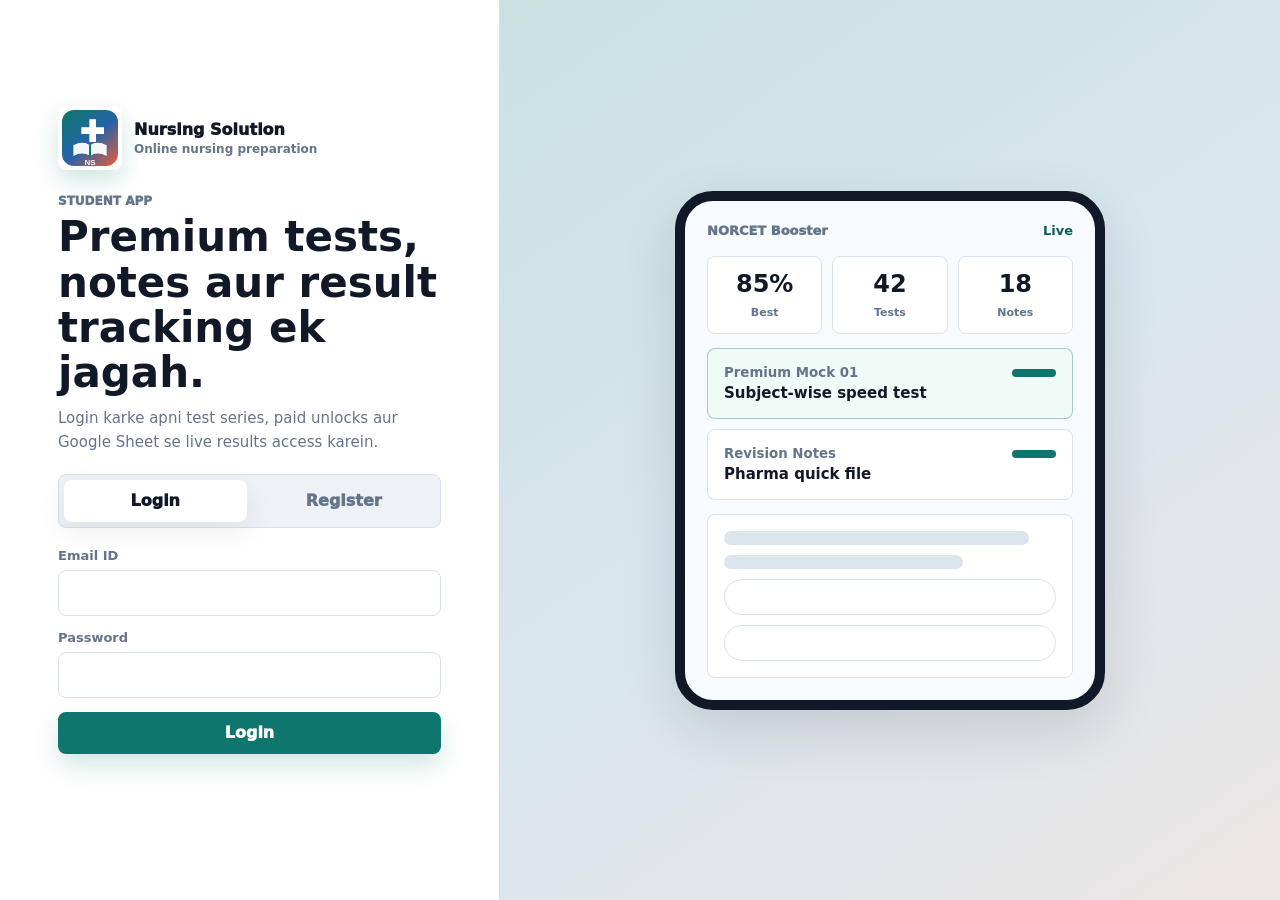
<file: index.html>
<!doctype html>
<html lang="en">
  <head>
    <meta charset="utf-8" />
    <meta name="viewport" content="width=device-width, initial-scale=1" />
    <title>Nursing Solution Premium Test Series</title>
    <link rel="stylesheet" href="./styles.css" />
  </head>
  <body>
    <div class="app-shell">
      <aside class="sidebar" aria-label="Main navigation">
        <div class="brand">
          <img class="brand-logo" src="./assets/nursing-solution-logo.svg" alt="Nursing Solution logo" />
          <div>
            <strong>Nursing Solution</strong>
            <small>Premium test series</small>
          </div>
        </div>

        <nav class="nav-list" id="navList">
          <button class="nav-item active" data-view="dashboard" type="button"><span>Dashboard</span></button>
          <button class="nav-item" data-view="tests" type="button"><span>Tests</span></button>
          <button class="nav-item" data-view="notes" type="button"><span>Notes</span></button>
          <button class="nav-item" data-view="results" type="button"><span>Results</span></button>
          <button class="nav-item" data-view="profile" type="button"><span>Profile</span></button>
        </nav>

        <div class="sidebar-card">
          <span class="status-dot"></span>
          <div>
            <strong id="syncState">Google Sheet live mode</strong>
            <small>Tests, notes, access aur results synced</small>
          </div>
        </div>

        <button class="ghost-button" id="logoutBtn" type="button">Logout</button>
      </aside>

      <main class="main">
        <section class="auth-view" id="authView">
          <div class="auth-panel">
            <div class="brand auth-brand">
              <img class="brand-logo large" src="./assets/nursing-solution-logo.svg" alt="Nursing Solution logo" />
              <div>
                <strong>Nursing Solution</strong>
                <small>Online nursing preparation</small>
              </div>
            </div>

            <div class="auth-copy">
              <p class="eyebrow">Student app</p>
              <h1>Premium tests, notes aur result tracking ek jagah.</h1>
              <p>Login karke apni test series, paid unlocks aur Google Sheet se live results access karein.</p>
            </div>

            <div class="auth-tabs" role="tablist" aria-label="Authentication">
              <button class="auth-tab active" id="loginTab" type="button">Login</button>
              <button class="auth-tab" id="registerTab" type="button">Register</button>
            </div>

            <form class="form-grid" id="loginForm">
              <label>
                Email ID
                <input name="email" type="email" autocomplete="email" required />
              </label>
              <label>
                Password
                <input name="password" type="password" autocomplete="current-password" required />
              </label>
              <button class="primary-button" type="submit">Login</button>
            </form>

            <form class="form-grid hidden" id="registerForm">
              <label>
                Name
                <input name="name" type="text" autocomplete="name" required />
              </label>
              <label>
                Email ID
                <input name="email" type="email" autocomplete="email" required />
              </label>
              <label>
                Password
                <input name="password" type="password" autocomplete="new-password" minlength="6" required />
              </label>
              <label>
                Mobile Number
                <input name="mobile" type="tel" autocomplete="tel" />
              </label>
              <button class="primary-button" type="submit">Create account</button>
            </form>

            <p class="message" id="authMessage" role="status"></p>
          </div>

          <div class="auth-art" aria-hidden="true">
            <div class="phone-shell">
              <div class="phone-top">
                <span>NORCET Booster</span>
                <strong>Live</strong>
              </div>
              <div class="mini-stats">
                <span><b>85%</b><small>Best</small></span>
                <span><b>42</b><small>Tests</small></span>
                <span><b>18</b><small>Notes</small></span>
              </div>
              <div class="mock-test-card active">
                <small>Premium Mock 01</small>
                <strong>Subject-wise speed test</strong>
                <i></i>
              </div>
              <div class="mock-test-card">
                <small>Revision Notes</small>
                <strong>Pharma quick file</strong>
                <i></i>
              </div>
              <div class="mock-question-block">
                <span></span>
                <span></span>
                <span></span>
                <span></span>
              </div>
            </div>
          </div>
        </section>

        <section class="workspace hidden" id="workspace">
          <header class="topbar">
            <div>
              <p class="eyebrow" id="todayLabel"></p>
              <h1 id="viewTitle">Dashboard</h1>
            </div>
            <div class="topbar-actions">
              <button class="secondary-button" id="refreshBtn" type="button">Refresh</button>
              <div class="user-chip" id="userChip"></div>
            </div>
          </header>

          <section class="view" id="dashboardView">
            <section class="dashboard-hero">
              <div>
                <p class="eyebrow">Live learning dashboard</p>
                <h2 id="welcomeTitle">Welcome back</h2>
                <p id="welcomeMeta">Aapke tests, notes aur result history Google Sheet se update ho rahe hain.</p>
              </div>
              <div class="hero-score">
                <span>Best Score</span>
                <strong id="heroBestScore">0%</strong>
              </div>
            </section>

            <div class="metric-grid">
              <article class="metric">
                <span>Active Tests</span>
                <strong id="availableCount">0</strong>
              </article>
              <article class="metric">
                <span>Study Notes</span>
                <strong id="notesCount">0</strong>
              </article>
              <article class="metric">
                <span>Attempted</span>
                <strong id="attemptedCount">0</strong>
              </article>
              <article class="metric accent">
                <span>Unlocked</span>
                <strong id="unlockedCount">0</strong>
              </article>
            </div>

            <div class="content-grid">
              <section class="panel">
                <div class="panel-heading">
                  <div>
                    <p class="eyebrow">Practice</p>
                    <h2>Available Test Series</h2>
                  </div>
                  <button class="text-button" data-view-jump="tests" type="button">View all</button>
                </div>
                <div class="test-list compact" id="dashboardTests"></div>
              </section>

              <section class="panel">
                <div class="panel-heading">
                  <div>
                    <p class="eyebrow">Revision</p>
                    <h2>Latest Notes</h2>
                  </div>
                  <button class="text-button" data-view-jump="notes" type="button">Open notes</button>
                </div>
                <div class="note-list compact" id="dashboardNotes"></div>
              </section>
            </div>

            <section class="panel results-preview">
              <div class="panel-heading">
                <div>
                  <p class="eyebrow">Performance</p>
                  <h2>Recent Results</h2>
                </div>
                <button class="text-button" data-view-jump="results" type="button">History</button>
              </div>
              <div class="result-list" id="recentResults"></div>
            </section>
          </section>

          <section class="view hidden" id="testsView">
            <div class="toolbar">
              <label class="search-box">
                Search
                <input id="testSearch" type="search" placeholder="Subject or test name" />
              </label>
              <select id="subjectFilter" aria-label="Subject filter">
                <option value="all">All subjects</option>
              </select>
              <select id="accessFilter" aria-label="Access filter">
                <option value="all">All access</option>
                <option value="free">Free</option>
                <option value="paid">Paid</option>
                <option value="unlocked">Unlocked</option>
              </select>
            </div>
            <div class="test-list" id="testList"></div>
          </section>

          <section class="view hidden" id="notesView">
            <div class="toolbar notes-toolbar">
              <label class="search-box">
                Search
                <input id="noteSearch" type="search" placeholder="Subject or note title" />
              </label>
              <select id="noteSubjectFilter" aria-label="Note subject filter">
                <option value="all">All subjects</option>
              </select>
            </div>
            <div class="note-list" id="noteList"></div>
          </section>

          <section class="view hidden" id="attemptView">
            <div class="attempt-layout">
              <section class="exam-panel">
                <div class="exam-top">
                  <div>
                    <p class="eyebrow" id="attemptSubject"></p>
                    <h2 id="attemptTitle"></h2>
                  </div>
                  <div class="timer" id="timer">00:00</div>
                </div>
                <div class="progress-bar" aria-hidden="true">
                  <span id="progressFill"></span>
                </div>
                <div id="questionArea"></div>
                <div class="exam-actions">
                  <button class="secondary-button" id="prevQuestion" type="button">Previous</button>
                  <button class="secondary-button" id="nextQuestion" type="button">Next</button>
                  <button class="primary-button" id="submitTest" type="button">Submit test</button>
                </div>
              </section>
              <aside class="question-palette" id="questionPalette"></aside>
            </div>
          </section>

          <section class="view hidden" id="resultsView">
            <div class="result-list large" id="resultHistory"></div>
          </section>

          <section class="view hidden" id="profileView">
            <section class="panel profile-panel">
              <div class="avatar" id="profileAvatar"></div>
              <div>
                <p class="eyebrow">Student profile</p>
                <h2 id="profileName"></h2>
                <p id="profileEmail"></p>
                <p id="profileMeta"></p>
              </div>
            </section>
          </section>
        </section>
      </main>
    </div>

    <dialog id="resultDialog">
      <div class="dialog-head">
        <h2>Test Result</h2>
        <button class="icon-button" id="closeResult" type="button" aria-label="Close">x</button>
      </div>
      <div id="resultSummary"></div>
    </dialog>

    <dialog id="payDialog">
      <div class="dialog-head">
        <h2>Payment required</h2>
        <button class="icon-button" id="closePay" type="button" aria-label="Close">x</button>
      </div>
      <div id="paySummary"></div>
    </dialog>

    <script src="./script.js"></script>
  </body>
</html>
</file>
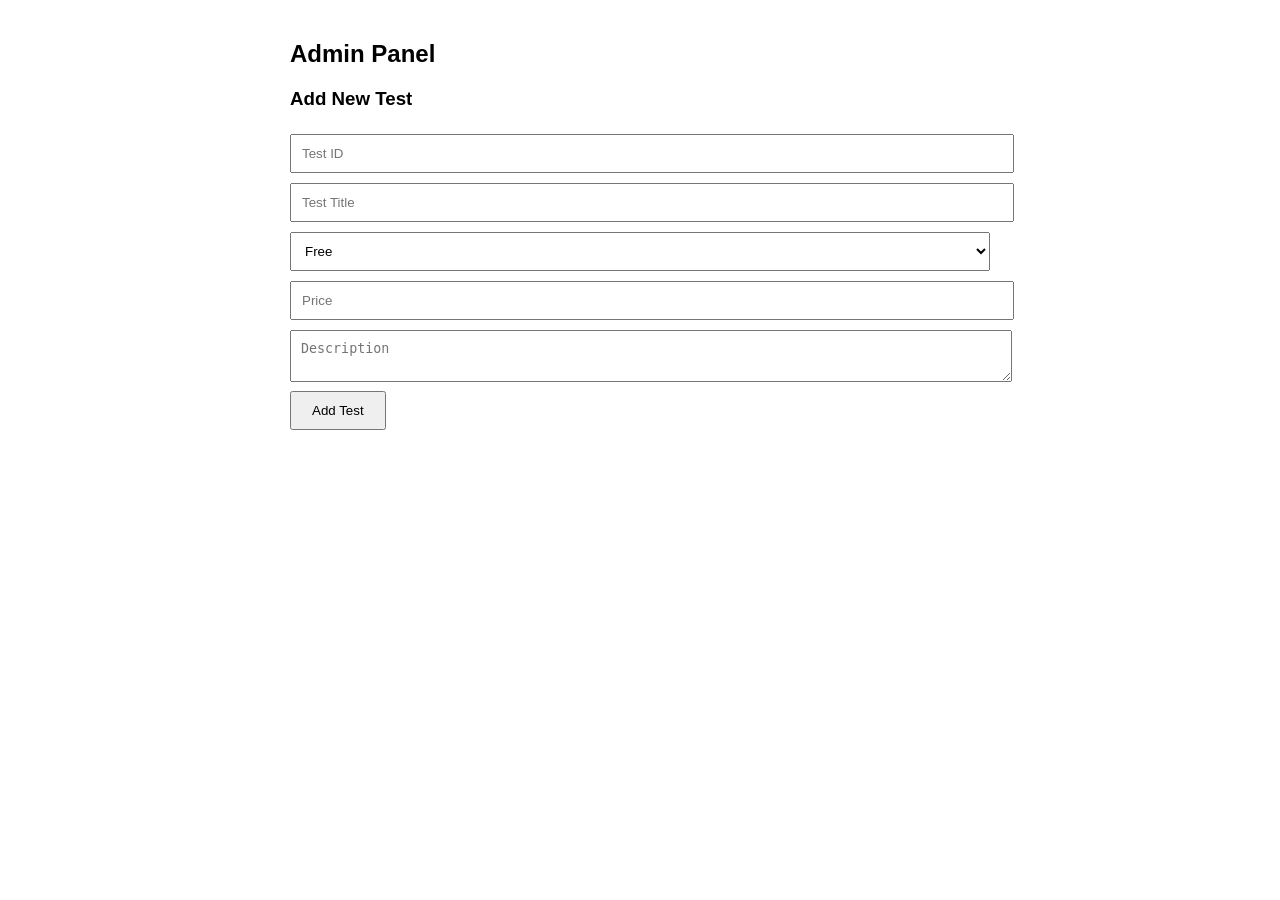
<file: admin.html>
<!DOCTYPE html>

<html>
<head>
<meta charset="UTF-8">
<title>Admin Panel</title>
<style>
body{
font-family:Arial;
max-width:700px;
margin:auto;
padding:20px;
}
input,select,textarea{
width:100%;
padding:10px;
margin:5px 0;
}
button{
padding:10px 20px;
cursor:pointer;
}
</style>
</head>
<body>

<h2>Admin Panel</h2>

<h3>Add New Test</h3>

<input type="number" id="testId" placeholder="Test ID">

<input type="text" id="title" placeholder="Test Title">

<select id="type">
<option>Free</option>
<option>Paid</option>
</select>

<input type="number" id="price" placeholder="Price">

<textarea id="description"
placeholder="Description"></textarea>

<button onclick="addTest()">
Add Test
</button>

<script>

const API =
"https://script.google.com/macros/s/AKfycbyt1y9qO6zuBiilKpHTnSdlpJk7y8qvICekXp92JlWXZYTEBkII-USrZ3kq7BrZpZsR/exec";

function addTest(){

const data = {

action:"addTest",

testId:
document.getElementById("testId").value,

title:
document.getElementById("title").value,

type:
document.getElementById("type").value,

price:
document.getElementById("price").value,

description:
document.getElementById("description").value

};

fetch(API,{
method:"POST",
body:JSON.stringify(data)
})
.then(r=>r.json())
.then(res=>{
alert("Test Added Successfully");
});

}

</script>

</body>
</html>
</file>
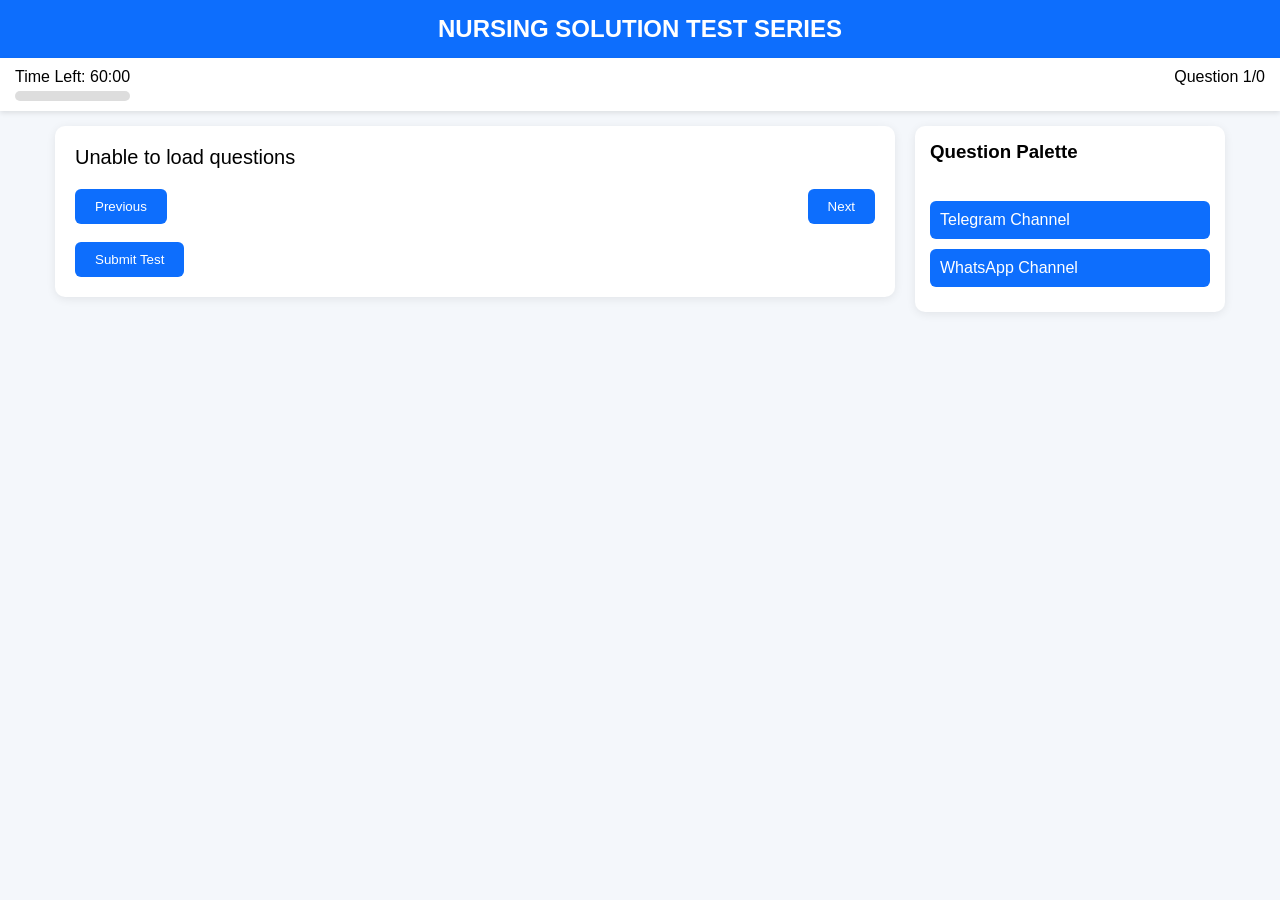
<file: TEST.HTML>
<!DOCTYPE html>
<html lang="en">
<head>
<meta charset="UTF-8">
<meta name="viewport" content="width=device-width,initial-scale=1">
<title>Nursing Solution Test Series</title>

<style>
*{margin:0;padding:0;box-sizing:border-box}
body{
font-family:Arial,sans-serif;
background:#f4f7fb;
}
.header{
background:#0d6efd;
color:#fff;
padding:15px;
text-align:center;
font-size:24px;
font-weight:bold;
}
.topbar{
display:flex;
justify-content:space-between;
padding:10px 15px;
background:#fff;
box-shadow:0 2px 5px rgba(0,0,0,.1);
position:sticky;
top:0;
z-index:100;
}
.progress-wrap{
width:100%;
background:#ddd;
height:10px;
border-radius:10px;
margin-top:5px;
}
.progress{
height:10px;
width:0%;
background:#0d6efd;
border-radius:10px;
}
.container{
max-width:1200px;
margin:auto;
padding:15px;
display:flex;
gap:20px;
}
.left{
flex:3;
}
.right{
flex:1;
background:#fff;
padding:15px;
border-radius:10px;
height:fit-content;
box-shadow:0 2px 10px rgba(0,0,0,.08);
}
.card{
background:#fff;
padding:20px;
border-radius:10px;
box-shadow:0 2px 10px rgba(0,0,0,.08);
}
.question{
font-size:20px;
margin-bottom:15px;
}
.option{
display:block;
padding:10px;
margin:8px 0;
border:1px solid #ddd;
border-radius:8px;
cursor:pointer;
}
.option:hover{
background:#f2f6ff;
}
.nav-btns{
display:flex;
justify-content:space-between;
margin-top:20px;
}
button{
padding:10px 20px;
border:none;
background:#0d6efd;
color:#fff;
border-radius:6px;
cursor:pointer;
}
.palette{
display:grid;
grid-template-columns:repeat(5,1fr);
gap:8px;
}
.palette button{
padding:10px;
}
.answered{
background:green!important;
}
.result{
display:none;
background:#fff;
padding:20px;
border-radius:10px;
box-shadow:0 2px 10px rgba(0,0,0,.08);
text-align:center;
}
.links{
margin-top:20px;
}
.links a{
display:block;
text-decoration:none;
background:#0d6efd;
color:#fff;
padding:10px;
margin:10px 0;
border-radius:6px;
}
@media(max-width:768px){
.container{
flex-direction:column;
}
}
</style>
</head>
<body>

<div class="header">NURSING SOLUTION TEST SERIES</div>

<div class="topbar">
<div>
Time Left: <span id="timer">60:00</span>
<div class="progress-wrap">
<div class="progress" id="progress"></div>
</div>
</div>
<div>
Question <span id="currentNo">1</span>/<span id="totalNo">0</span>
</div>
</div>

<div class="container">

<div class="left">

<div class="card" id="quizBox">
<div class="question" id="questionText">Loading...</div>
<div id="options"></div>

<div class="nav-btns">
<button onclick="prevQuestion()">Previous</button>
<button onclick="nextQuestion()">Next</button>
</div>

<br>
<button onclick="submitTest()">Submit Test</button>
</div>

<div class="result" id="resultBox">
<h2>Test Result</h2>
<br>
<p>Total Questions: <span id="rTotal"></span></p>
<p>Correct: <span id="rCorrect"></span></p>
<p>Wrong: <span id="rWrong"></span></p>
<p>Score: <span id="rScore"></span>%</p>
</div>

</div>

<div class="right">
<h3>Question Palette</h3>
<br>
<div class="palette" id="palette"></div>

<div class="links">
<a href="https://t.me/nursingsolution88" target="_blank">Telegram Channel</a>
<a href="https://whatsapp.com/channel/0029Vb60ICxBPzjUZDBd680p" target="_blank">WhatsApp Channel</a>
</div>
</div>

</div>

<script>

const API_URL =
"https://script.google.com/macros/s/AKfycby7NJhNamHWoVK3yPZrEOAk6JeEN5yTByzXnsYcIKQK7K2XViLIrgPSPGRmM17bMQY/exec";

let questions=[];
let current=0;
let answers={};

fetch(API_URL)
.then(res=>res.json())
.then(data=>{

questions=data.sort(()=>0.5-Math.random()).slice(0,30);

document.getElementById("totalNo").innerText=questions.length;

createPalette();
showQuestion();

})
.catch(err=>{
document.getElementById("questionText").innerHTML=
"Unable to load questions";
console.log(err);
});

function showQuestion(){

let q=questions[current];

document.getElementById("currentNo").innerText=current+1;

document.getElementById("questionText").innerHTML=
q.question;

let html="";

html+=`
<label class="option">
<input type="radio" name="opt"
value="1"
${answers[q.id]==1?"checked":""}
onclick="saveAnswer(1)">
${q.option1}
</label>`;

html+=`
<label class="option">
<input type="radio" name="opt"
value="2"
${answers[q.id]==2?"checked":""}
onclick="saveAnswer(2)">
${q.option2}
</label>`;

html+=`
<label class="option">
<input type="radio" name="opt"
value="3"
${answers[q.id]==3?"checked":""}
onclick="saveAnswer(3)">
${q.option3}
</label>`;

html+=`
<label class="option">
<input type="radio" name="opt"
value="4"
${answers[q.id]==4?"checked":""}
onclick="saveAnswer(4)">
${q.option4}
</label>`;

document.getElementById("options").innerHTML=html;

updateProgress();

}

function saveAnswer(val){

let q=questions[current];

answers[q.id]=val;

let btn=document.getElementById("p"+current);
if(btn) btn.classList.add("answered");

}

function nextQuestion(){

if(current<questions.length-1){
current++;
showQuestion();
}

}

function prevQuestion(){

if(current>0){
current--;
showQuestion();
}

}

function createPalette(){

let html="";

for(let i=0;i<30;i++){

html+=`
<button id="p${i}"
onclick="gotoQuestion(${i})">
${i+1}
</button>
`;

}

document.getElementById("palette").innerHTML=html;

}

function gotoQuestion(i){

current=i;
showQuestion();

}

function updateProgress(){

let p=((current+1)/questions.length)*100;

document.getElementById("progress").style.width=p+"%";

}

function submitTest(){

let correct=0;

questions.forEach(q=>{

if(Number(answers[q.id])===Number(q.answer)){
correct++;
}

});

let total=questions.length;

let wrong=total-correct;

let score=((correct/total)*100).toFixed(2);

document.getElementById("quizBox").style.display="none";
document.getElementById("resultBox").style.display="block";

document.getElementById("rTotal").innerText=total;
document.getElementById("rCorrect").innerText=correct;
document.getElementById("rWrong").innerText=wrong;
document.getElementById("rScore").innerText=score;

}

let time=60*60;

setInterval(()=>{

let m=Math.floor(time/60);
let s=time%60;

document.getElementById("timer").innerText=
String(m).padStart(2,'0')+":"+
String(s).padStart(2,'0');

if(time<=0){
submitTest();
}

time--;

},1000);

</script>

</body>
</html>
</file>
<file: styles.css>
:root {
  --ink: #111827;
  --muted: #64748b;
  --faint: #eef2f7;
  --line: #d9e1ea;
  --panel: #ffffff;
  --page: #f6f8fb;
  --teal: #0f766e;
  --teal-dark: #0b5e58;
  --blue: #2563a8;
  --coral: #d95d45;
  --gold: #b7791f;
  --green-soft: #e7f7f2;
  --blue-soft: #eaf2ff;
  --red-soft: #fff0ec;
  --gold-soft: #fff6df;
  --shadow: 0 20px 54px rgba(17, 24, 39, 0.13);
  --shadow-soft: 0 10px 30px rgba(17, 24, 39, 0.08);
  color-scheme: light;
  font-family:
    Inter, ui-sans-serif, system-ui, -apple-system, BlinkMacSystemFont, "Segoe UI",
    sans-serif;
}

* {
  box-sizing: border-box;
}

body {
  margin: 0;
  min-height: 100vh;
  background:
    linear-gradient(180deg, rgba(15, 118, 110, 0.06), transparent 260px),
    var(--page);
  color: var(--ink);
}

button,
input,
select {
  font: inherit;
}

button {
  cursor: pointer;
}

button:disabled {
  cursor: not-allowed;
  opacity: 0.58;
}

.is-busy {
  cursor: progress;
}

.app-shell {
  min-height: 100vh;
  display: grid;
  grid-template-columns: 292px minmax(0, 1fr);
}

.auth-mode .app-shell {
  grid-template-columns: 1fr;
}

.sidebar {
  position: sticky;
  top: 0;
  height: 100vh;
  display: flex;
  flex-direction: column;
  gap: 22px;
  padding: 22px 16px;
  background: #ffffff;
  border-right: 1px solid var(--line);
}

.brand {
  display: flex;
  align-items: center;
  gap: 12px;
  min-width: 0;
}

.brand-logo {
  width: 54px;
  height: 54px;
  flex: 0 0 54px;
  border-radius: 8px;
  box-shadow: 0 10px 24px rgba(15, 118, 110, 0.2);
}

.brand-logo.large {
  width: 64px;
  height: 64px;
  flex-basis: 64px;
}

.brand strong,
.brand small {
  display: block;
  line-height: 1.2;
}

.brand strong {
  font-size: 16px;
  font-weight: 950;
}

.brand small {
  margin-top: 3px;
  color: var(--muted);
  font-size: 12px;
  font-weight: 750;
}

.nav-list {
  display: grid;
  gap: 8px;
}

.nav-item,
.ghost-button,
.text-button,
.primary-button,
.secondary-button,
.pay-button,
.icon-button,
.auth-tab {
  border: 0;
  border-radius: 8px;
  min-height: 42px;
}

.nav-item {
  width: 100%;
  padding: 12px 14px;
  background: transparent;
  color: var(--muted);
  text-align: left;
  font-weight: 900;
}

.nav-item span {
  position: relative;
  display: block;
  padding-left: 14px;
}

.nav-item span::before {
  content: "";
  position: absolute;
  left: 0;
  top: 50%;
  width: 6px;
  height: 6px;
  border-radius: 999px;
  background: currentColor;
  transform: translateY(-50%);
  opacity: 0.35;
}

.nav-item.active,
.nav-item:hover {
  background: #e8f4f2;
  color: var(--teal-dark);
}

.sidebar-card {
  display: grid;
  grid-template-columns: auto minmax(0, 1fr);
  gap: 10px;
  align-items: start;
  margin-top: auto;
  padding: 14px;
  border: 1px solid rgba(15, 118, 110, 0.18);
  border-radius: 8px;
  background: linear-gradient(135deg, #f0faf7, #ffffff);
}

.sidebar-card strong,
.sidebar-card small {
  display: block;
}

.sidebar-card strong {
  font-size: 13px;
}

.sidebar-card small {
  margin-top: 3px;
  color: var(--muted);
  font-size: 12px;
  line-height: 1.35;
}

.status-dot {
  width: 10px;
  height: 10px;
  margin-top: 4px;
  border-radius: 999px;
  background: var(--teal);
  box-shadow: 0 0 0 5px rgba(15, 118, 110, 0.12);
}

.main {
  min-width: 0;
}

.auth-view {
  min-height: 100vh;
  display: grid;
  grid-template-columns: minmax(320px, 500px) minmax(0, 1fr);
  align-items: stretch;
  background:
    linear-gradient(135deg, rgba(37, 99, 168, 0.08), rgba(15, 118, 110, 0.08)),
    #f7fafc;
}

.auth-panel {
  display: flex;
  flex-direction: column;
  justify-content: center;
  gap: 20px;
  padding: 40px clamp(22px, 6vw, 58px);
  background: #ffffff;
  border-right: 1px solid var(--line);
}

.auth-brand {
  margin-bottom: 4px;
}

.auth-copy h1 {
  max-width: 440px;
}

.auth-copy p:not(.eyebrow) {
  max-width: 430px;
  margin: 10px 0 0;
  color: var(--muted);
  font-size: 15px;
  line-height: 1.6;
}

.auth-tabs {
  display: grid;
  grid-template-columns: 1fr 1fr;
  gap: 6px;
  padding: 5px;
  border: 1px solid var(--line);
  border-radius: 8px;
  background: var(--faint);
}

.auth-tab {
  background: transparent;
  color: var(--muted);
  font-weight: 950;
}

.auth-tab.active {
  background: #ffffff;
  color: var(--ink);
  box-shadow: var(--shadow-soft);
}

.form-grid {
  display: grid;
  gap: 14px;
}

label {
  display: grid;
  gap: 7px;
  color: var(--muted);
  font-size: 13px;
  font-weight: 900;
}

input,
select {
  width: 100%;
  min-height: 46px;
  padding: 10px 12px;
  border: 1px solid var(--line);
  border-radius: 8px;
  background: #ffffff;
  color: var(--ink);
  outline: none;
}

input:focus,
select:focus {
  border-color: var(--teal);
  box-shadow: 0 0 0 3px rgba(15, 118, 110, 0.14);
}

.primary-button {
  padding: 11px 16px;
  background: var(--teal);
  color: #ffffff;
  font-weight: 950;
  box-shadow: 0 12px 24px rgba(15, 118, 110, 0.18);
}

.primary-button:hover {
  background: var(--teal-dark);
}

.secondary-button,
.ghost-button {
  padding: 10px 14px;
  background: #edf3f6;
  color: var(--ink);
  font-weight: 900;
}

.secondary-button:hover,
.ghost-button:hover {
  background: #e2ebf1;
}

.pay-button {
  padding: 10px 14px;
  background: var(--coral);
  color: #ffffff;
  font-weight: 950;
}

.text-button {
  min-height: auto;
  padding: 6px 8px;
  background: transparent;
  color: var(--teal-dark);
  font-weight: 950;
}

.icon-button {
  width: 38px;
  height: 38px;
  background: var(--faint);
  color: var(--ink);
  font-size: 18px;
  font-weight: 950;
}

.message {
  min-height: 20px;
  margin: 0;
  color: var(--coral);
  font-size: 14px;
  font-weight: 850;
}

.auth-art {
  display: grid;
  place-items: center;
  padding: 42px;
  overflow: hidden;
  background:
    linear-gradient(145deg, rgba(15, 118, 110, 0.16), rgba(37, 99, 168, 0.1) 48%, rgba(217, 93, 69, 0.1)),
    #edf5f6;
}

.phone-shell {
  width: min(430px, 94%);
  padding: 22px;
  border: 10px solid #111827;
  border-radius: 38px;
  background: #f8fbfd;
  box-shadow: var(--shadow);
}

.phone-top {
  display: flex;
  justify-content: space-between;
  gap: 18px;
  margin-bottom: 18px;
  color: var(--muted);
  font-size: 13px;
  font-weight: 950;
}

.phone-top strong {
  color: var(--teal-dark);
}

.mini-stats {
  display: grid;
  grid-template-columns: repeat(3, minmax(0, 1fr));
  gap: 10px;
  margin-bottom: 14px;
}

.mini-stats span,
.mock-test-card,
.mock-question-block {
  border: 1px solid var(--line);
  border-radius: 8px;
  background: #ffffff;
}

.mini-stats span {
  min-height: 78px;
  display: grid;
  place-items: center;
  padding: 10px;
  text-align: center;
}

.mini-stats b,
.mini-stats small {
  display: block;
}

.mini-stats b {
  color: var(--ink);
  font-size: 24px;
}

.mini-stats small {
  color: var(--muted);
  font-size: 11px;
  font-weight: 850;
}

.mock-test-card {
  position: relative;
  display: grid;
  gap: 4px;
  margin-top: 10px;
  padding: 16px;
  overflow: hidden;
}

.mock-test-card.active {
  border-color: rgba(15, 118, 110, 0.35);
  background: #f0faf7;
}

.mock-test-card small {
  color: var(--muted);
  font-weight: 900;
}

.mock-test-card strong {
  font-size: 15px;
}

.mock-test-card i {
  position: absolute;
  right: 16px;
  top: 20px;
  width: 44px;
  height: 8px;
  border-radius: 999px;
  background: var(--teal);
}

.mock-question-block {
  display: grid;
  gap: 10px;
  margin-top: 14px;
  padding: 16px;
}

.mock-question-block span {
  display: block;
  height: 14px;
  border-radius: 999px;
  background: #dbe5ee;
}

.mock-question-block span:nth-child(1) {
  width: 92%;
}

.mock-question-block span:nth-child(2) {
  width: 72%;
}

.mock-question-block span:nth-child(3),
.mock-question-block span:nth-child(4) {
  height: 36px;
  width: 100%;
  border: 1px solid var(--line);
  background: #ffffff;
}

.workspace {
  padding: 24px clamp(16px, 3vw, 34px) 42px;
}

.topbar,
.topbar-actions {
  display: flex;
  align-items: center;
  gap: 14px;
}

.topbar {
  justify-content: space-between;
  margin-bottom: 22px;
}

.eyebrow {
  margin: 0 0 6px;
  color: var(--muted);
  font-size: 12px;
  font-weight: 950;
  letter-spacing: 0;
  text-transform: uppercase;
}

h1,
h2,
h3,
p {
  overflow-wrap: anywhere;
}

h1 {
  margin: 0;
  font-size: clamp(28px, 4vw, 42px);
  line-height: 1.08;
}

h2 {
  margin: 0;
  font-size: 21px;
  line-height: 1.2;
}

h3 {
  margin: 0;
  font-size: 17px;
  line-height: 1.25;
}

.user-chip {
  min-height: 44px;
  display: flex;
  align-items: center;
  gap: 10px;
  padding: 8px 12px;
  border: 1px solid var(--line);
  border-radius: 8px;
  background: #ffffff;
  color: var(--muted);
  font-weight: 900;
}

.dashboard-hero {
  display: grid;
  grid-template-columns: minmax(0, 1fr) auto;
  gap: 18px;
  align-items: center;
  margin-bottom: 18px;
  padding: clamp(18px, 3vw, 28px);
  border: 1px solid rgba(15, 118, 110, 0.22);
  border-radius: 8px;
  background:
    linear-gradient(135deg, rgba(15, 118, 110, 0.13), rgba(37, 99, 168, 0.08)),
    #ffffff;
  box-shadow: var(--shadow-soft);
}

.dashboard-hero p:not(.eyebrow) {
  max-width: 650px;
  margin: 8px 0 0;
  color: var(--muted);
  line-height: 1.55;
}

.hero-score {
  min-width: 154px;
  padding: 16px;
  border: 1px solid rgba(37, 99, 168, 0.22);
  border-radius: 8px;
  background: #ffffff;
  text-align: center;
}

.hero-score span,
.metric span {
  color: var(--muted);
  font-size: 13px;
  font-weight: 900;
}

.hero-score strong {
  display: block;
  margin-top: 6px;
  color: var(--blue);
  font-size: 34px;
  line-height: 1;
}

.metric-grid {
  display: grid;
  grid-template-columns: repeat(4, minmax(0, 1fr));
  gap: 14px;
  margin-bottom: 18px;
}

.metric,
.panel,
.test-card,
.note-card,
.result-card {
  border: 1px solid var(--line);
  border-radius: 8px;
  background: var(--panel);
}

.metric {
  min-height: 112px;
  padding: 18px;
  box-shadow: 0 8px 22px rgba(17, 24, 39, 0.04);
}

.metric strong {
  display: block;
  margin-top: 8px;
  color: var(--ink);
  font-size: 34px;
  line-height: 1;
}

.metric.accent {
  border-color: rgba(183, 121, 31, 0.34);
  background: var(--gold-soft);
}

.content-grid {
  display: grid;
  grid-template-columns: minmax(0, 1.1fr) minmax(320px, 0.9fr);
  gap: 18px;
}

.panel {
  padding: 18px;
  box-shadow: 0 8px 22px rgba(17, 24, 39, 0.04);
}

.results-preview {
  margin-top: 18px;
}

.panel-heading,
.exam-top,
.dialog-head {
  display: flex;
  align-items: center;
  justify-content: space-between;
  gap: 14px;
  margin-bottom: 16px;
}

.toolbar {
  display: grid;
  grid-template-columns: minmax(220px, 1fr) 220px 180px;
  gap: 12px;
  margin-bottom: 16px;
}

.notes-toolbar {
  grid-template-columns: minmax(220px, 1fr) 220px;
}

.test-list,
.note-list,
.result-list {
  display: grid;
  gap: 12px;
}

.test-list.compact,
.note-list.compact {
  gap: 10px;
}

.test-card,
.note-card {
  display: grid;
  grid-template-columns: minmax(0, 1fr) auto;
  gap: 16px;
  align-items: center;
  padding: 16px;
  transition:
    transform 140ms ease,
    box-shadow 140ms ease,
    border-color 140ms ease;
}

.test-card:hover,
.note-card:hover,
.result-card:hover {
  border-color: rgba(15, 118, 110, 0.28);
  box-shadow: var(--shadow-soft);
  transform: translateY(-1px);
}

.card-actions {
  display: flex;
  flex-wrap: wrap;
  justify-content: flex-end;
  gap: 8px;
}

.test-meta,
.result-meta,
.note-meta {
  display: flex;
  flex-wrap: wrap;
  gap: 8px;
  margin-top: 10px;
}

.note-card p {
  margin: 10px 0 0;
  color: var(--muted);
  font-size: 14px;
  line-height: 1.45;
}

.pill {
  display: inline-flex;
  align-items: center;
  min-height: 28px;
  padding: 5px 9px;
  border-radius: 8px;
  background: #edf3f6;
  color: var(--muted);
  font-size: 12px;
  font-weight: 950;
}

.pill.live,
.pill.free,
.pill.unlocked {
  background: var(--green-soft);
  color: var(--teal-dark);
}

.pill.closed,
.pill.locked {
  background: #f7e9e5;
  color: var(--coral);
}

.pill.paid {
  background: var(--gold-soft);
  color: #80560e;
}

.attempt-layout {
  display: grid;
  grid-template-columns: minmax(0, 1fr) 248px;
  gap: 18px;
}

.exam-panel {
  min-height: 560px;
  padding: clamp(18px, 3vw, 24px);
  border: 1px solid var(--line);
  border-radius: 8px;
  background: #ffffff;
  box-shadow: var(--shadow-soft);
}

.timer {
  min-width: 98px;
  padding: 10px 12px;
  border-radius: 8px;
  background: var(--red-soft);
  color: var(--coral);
  text-align: center;
  font-size: 20px;
  font-weight: 950;
}

.progress-bar {
  height: 9px;
  margin-bottom: 24px;
  overflow: hidden;
  border-radius: 999px;
  background: #e5edf2;
}

.progress-bar span {
  display: block;
  width: 0%;
  height: 100%;
  background: linear-gradient(90deg, var(--teal), var(--blue));
  transition: width 160ms ease;
}

.question-count {
  color: var(--muted);
  font-size: 13px;
  font-weight: 950;
}

.options {
  display: grid;
  gap: 10px;
  margin-top: 18px;
}

.option {
  display: grid;
  grid-template-columns: 36px minmax(0, 1fr);
  gap: 10px;
  align-items: center;
  min-height: 56px;
  padding: 10px;
  border: 1px solid var(--line);
  border-radius: 8px;
  background: #fbfcfd;
  color: var(--ink);
  text-align: left;
}

.option span:first-child {
  display: grid;
  place-items: center;
  width: 36px;
  height: 36px;
  border-radius: 8px;
  background: #edf3f6;
  font-weight: 950;
}

.option.selected {
  border-color: var(--teal);
  background: #effaf7;
}

.option.selected span:first-child {
  background: var(--teal);
  color: #ffffff;
}

.exam-actions {
  display: flex;
  justify-content: flex-end;
  gap: 10px;
  margin-top: 24px;
}

.question-palette {
  align-self: start;
  display: grid;
  grid-template-columns: repeat(5, 1fr);
  gap: 8px;
  padding: 14px;
  border: 1px solid var(--line);
  border-radius: 8px;
  background: #ffffff;
  box-shadow: var(--shadow-soft);
}

.palette-button {
  aspect-ratio: 1;
  border: 1px solid var(--line);
  border-radius: 8px;
  background: #ffffff;
  color: var(--muted);
  font-weight: 950;
}

.palette-button.current {
  border-color: var(--blue);
  color: var(--blue);
  box-shadow: 0 0 0 3px rgba(37, 99, 168, 0.12);
}

.palette-button.answered {
  background: var(--green-soft);
  border-color: rgba(15, 118, 110, 0.36);
  color: var(--teal-dark);
}

.result-card {
  padding: 16px;
  transition:
    transform 140ms ease,
    box-shadow 140ms ease,
    border-color 140ms ease;
}

.result-card strong.score {
  color: var(--teal-dark);
  font-size: 30px;
}

.review {
  display: grid;
  gap: 12px;
  margin-top: 16px;
}

.review-item {
  padding: 13px;
  border: 1px solid var(--line);
  border-radius: 8px;
  background: #fbfcfd;
}

.review-item.correct {
  border-color: rgba(15, 118, 110, 0.34);
  background: #f4fbf8;
}

.review-item.wrong {
  border-color: rgba(217, 93, 69, 0.34);
  background: #fff8f5;
}

.profile-panel {
  display: flex;
  align-items: center;
  gap: 18px;
}

.profile-panel p {
  margin: 7px 0 0;
  color: var(--muted);
  font-weight: 750;
}

.avatar {
  width: 76px;
  height: 76px;
  flex: 0 0 76px;
  display: grid;
  place-items: center;
  border-radius: 8px;
  background: var(--green-soft);
  color: var(--teal-dark);
  font-size: 24px;
  font-weight: 950;
}

dialog {
  width: min(780px, calc(100vw - 28px));
  max-height: 86vh;
  overflow: auto;
  padding: 20px;
  border: 1px solid var(--line);
  border-radius: 8px;
  box-shadow: var(--shadow);
}

dialog::backdrop {
  background: rgba(17, 24, 39, 0.48);
}

.payment-box {
  display: grid;
  gap: 12px;
  padding: 16px;
  border: 1px solid rgba(183, 121, 31, 0.28);
  border-radius: 8px;
  background: #fffaf0;
}

.payment-box p {
  margin: 0;
  color: var(--muted);
  line-height: 1.55;
}

.empty {
  padding: 18px;
  border: 1px dashed var(--line);
  border-radius: 8px;
  color: var(--muted);
  background: #ffffff;
  font-weight: 850;
}

.state-error {
  display: grid;
  gap: 12px;
  color: var(--coral);
  background: #fff7f3;
  border-color: rgba(217, 93, 69, 0.42);
}

.state-error .secondary-button {
  justify-self: start;
}

.hidden {
  display: none !important;
}

@media (max-width: 1080px) {
  .app-shell {
    grid-template-columns: 1fr;
  }

  .sidebar {
    position: relative;
    height: auto;
    gap: 14px;
    padding: 14px;
    border-right: 0;
    border-bottom: 1px solid var(--line);
  }

  .nav-list {
    grid-template-columns: repeat(5, minmax(0, 1fr));
  }

  .nav-item {
    text-align: center;
    padding: 10px 8px;
  }

  .nav-item span {
    padding-left: 0;
  }

  .nav-item span::before,
  .sidebar-card,
  .sidebar > .ghost-button {
    display: none;
  }

  .auth-view {
    grid-template-columns: 1fr;
  }

  .auth-art {
    min-height: 480px;
  }

  .metric-grid {
    grid-template-columns: repeat(2, minmax(0, 1fr));
  }

  .content-grid,
  .attempt-layout {
    grid-template-columns: 1fr;
  }

  .question-palette {
    grid-template-columns: repeat(10, minmax(34px, 1fr));
  }
}

@media (max-width: 760px) {
  .workspace {
    padding: 16px 12px 30px;
  }

  .topbar,
  .topbar-actions {
    align-items: stretch;
    flex-direction: column;
  }

  .topbar-actions,
  .topbar-actions .secondary-button,
  .user-chip {
    width: 100%;
  }

  .nav-list {
    grid-template-columns: repeat(3, minmax(0, 1fr));
  }

  .dashboard-hero,
  .metric-grid,
  .toolbar,
  .notes-toolbar,
  .test-card,
  .note-card {
    grid-template-columns: 1fr;
  }

  .hero-score {
    min-width: 0;
  }

  .card-actions,
  .card-actions button {
    width: 100%;
  }

  .exam-top,
  .panel-heading {
    align-items: flex-start;
    flex-direction: column;
  }

  .timer {
    width: 100%;
  }

  .exam-actions {
    display: grid;
    grid-template-columns: 1fr;
  }

  .question-palette {
    grid-template-columns: repeat(5, 1fr);
  }

  .profile-panel {
    align-items: flex-start;
    flex-direction: column;
  }
}

@media (max-width: 520px) {
  .auth-panel {
    padding: 28px 18px;
  }

  .auth-art {
    display: none;
  }

  .nav-list {
    grid-template-columns: repeat(2, minmax(0, 1fr));
  }

  .metric {
    min-height: 96px;
  }

  .metric strong {
    font-size: 30px;
  }

  h1 {
    font-size: 30px;
  }

  h2 {
    font-size: 19px;
  }
}
</file>
